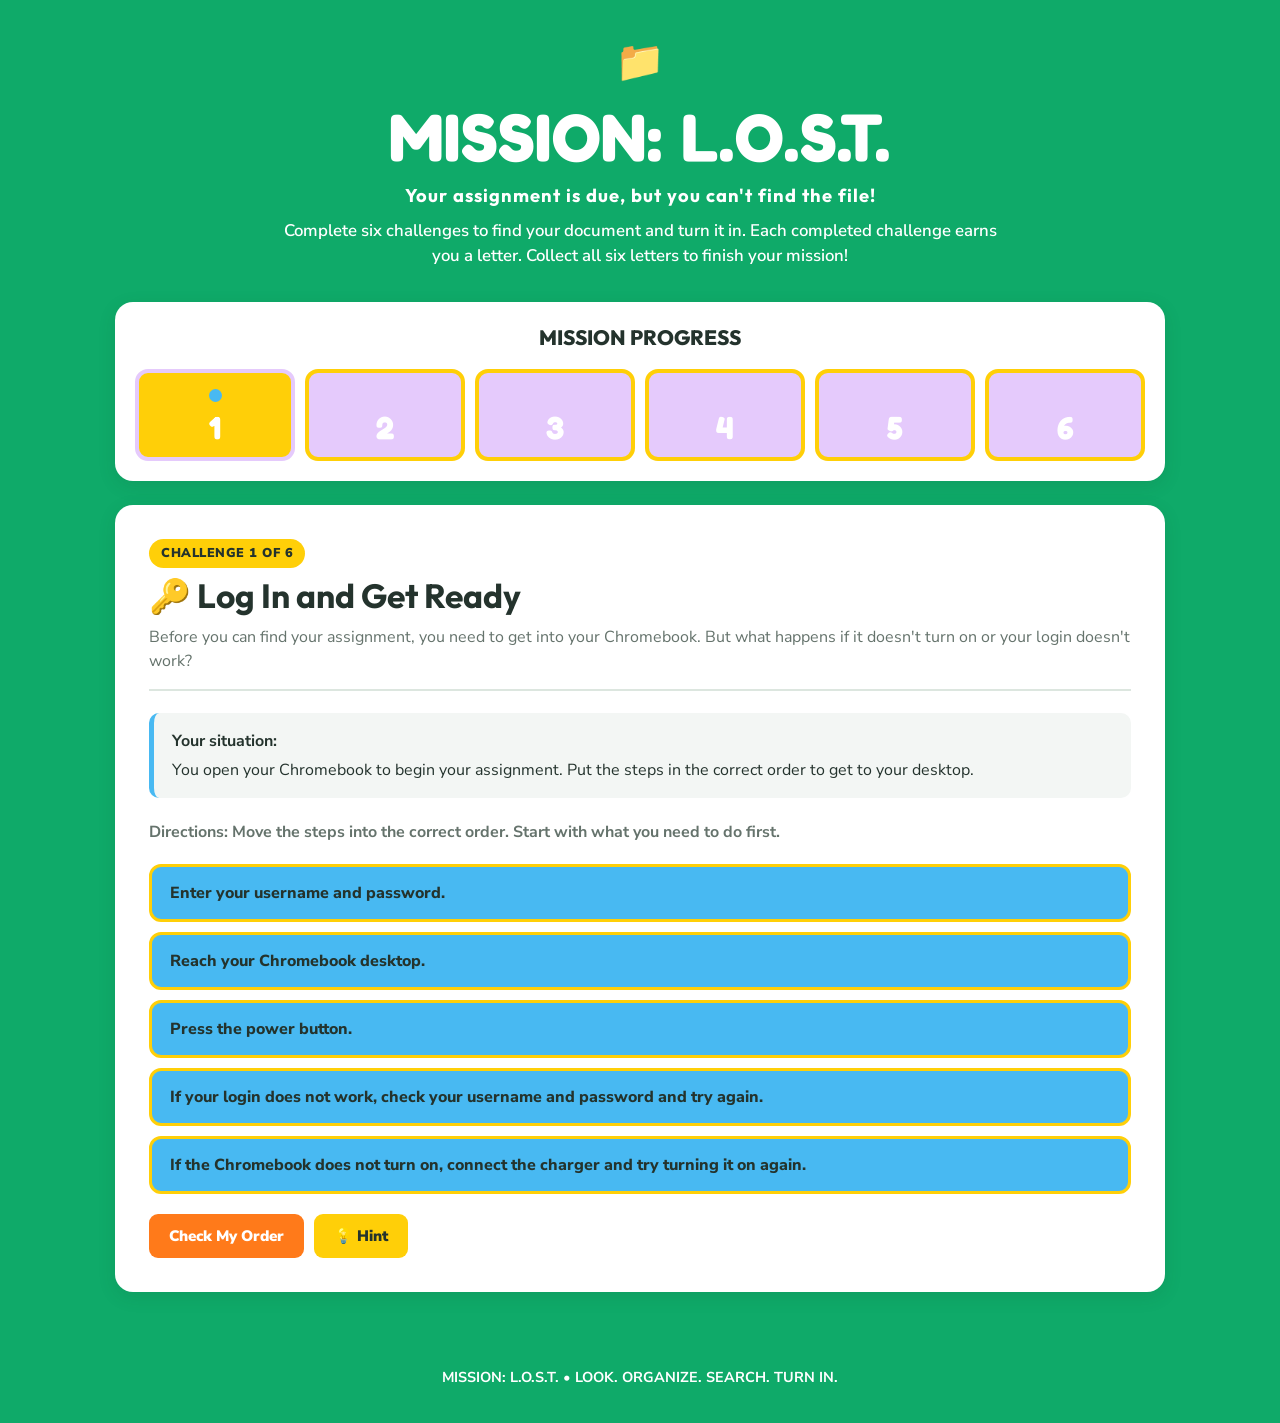
<file: index.html>
<!DOCTYPE html>
<html lang="en">

<head>
  <meta charset="UTF-8">

  <!-- Helps the page fit properly on phones and tablets. -->
  <meta name="viewport" content="width=device-width, initial-scale=1.0">

  <title>MISSION: L.O.S.T.</title>

  <!-- Google Fonts: Bungee for the main title, Fredoka for headings,
       and Nunito for directions and activity text. -->
  <link rel="preconnect" href="https://fonts.googleapis.com">
  <link rel="preconnect" href="https://fonts.gstatic.com" crossorigin>

<link href="https://fonts.googleapis.com/css2?family=Fredoka:wght@400;500;600;700&family=Nunito+Sans:wght@400;600;700;800;900&family=Outfit:wght@400;500;600;700;800&display=swap" rel="stylesheet">
  <!-- Connects this HTML file to the separate design file. -->
  <link rel="stylesheet" href="style.css">
</head>

<body>

  <div class="page">

    <!-- =========================================
         PAGE HEADER
         The title and story introduction.
    ========================================== -->

    <header class="page-header">
      <div class="header-icon">📁</div>

      <h1>MISSION: L.O.S.T.</h1>

      <p class="subtitle">
        Your assignment is due, but you can't find the file!
      </p>

      <p class="story-intro">
        Complete six challenges to find your document and turn it in.
        Each completed challenge earns you a letter. Collect all six letters
        to finish your mission!
      </p>
    </header>


    <!-- =========================================
         PROGRESS TRACKER
         Each puzzle awards one letter.
         JavaScript will update the letters as students
         complete each challenge.
    ========================================== -->

<section class="progress-container">
  <div class="progress-heading">
    <h2>MISSION PROGRESS</h2>
  </div>

  <div class="progress-tracker">

    <!-- Puzzle 1 -->
    <div class="progress-step active" id="progress1">
      <div class="progress-indicator" id="indicator1">
        <span class="active-dot"></span>
      </div>
      <span class="step-letter" id="letter1">1</span>
    </div>

    <!-- Puzzle 2 -->
    <div class="progress-step" id="progress2">
      <div class="progress-indicator" id="indicator2"></div>
      <span class="step-letter" id="letter2">2</span>
    </div>

    <!-- Puzzle 3 -->
    <div class="progress-step" id="progress3">
      <div class="progress-indicator" id="indicator3"></div>
      <span class="step-letter" id="letter3">3</span>
    </div>

    <!-- Puzzle 4 -->
    <div class="progress-step" id="progress4">
      <div class="progress-indicator" id="indicator4"></div>
      <span class="step-letter" id="letter4">4</span>
    </div>

    <!-- Puzzle 5 -->
    <div class="progress-step" id="progress5">
      <div class="progress-indicator" id="indicator5"></div>
      <span class="step-letter" id="letter5">5</span>
    </div>

    <!-- Puzzle 6 -->
    <div class="progress-step" id="progress6">
      <div class="progress-indicator" id="indicator6"></div>
      <span class="step-letter" id="letter6">6</span>
    </div>

  </div>
</section>



    <!-- =========================================
         MAIN PUZZLE CARD
         All six puzzles live inside this card.
         Only Puzzle 1 is visible at the beginning.
    ========================================== -->

    <main class="puzzle-card">


      <!-- =======================================
           PUZZLE 1: LOG IN AND GET READY
           Students arrange the Chromebook login
           steps in the correct order.
      ======================================== -->

      <section class="puzzle" id="puzzle1">

        <div class="puzzle-heading">
          <span class="level">CHALLENGE 1 OF 6</span>

          <h2>🔑 Log In and Get Ready</h2>

          <p>
            Before you can find your assignment, you need to get into your
            Chromebook. But what happens if it doesn't turn on or your login
            doesn't work?
          </p>
        </div>

        <div class="scenario-box">
          <strong>Your situation:</strong>
          <p>
            You open your Chromebook to begin your assignment.
            Put the steps in the correct order to get to your desktop.
          </p>
        </div>

        <div class="activity-area">

          <p class="instructions">
            <strong>Directions:</strong> Move the steps into the correct order.
            Start with what you need to do first.
          </p>

          <!-- JavaScript will let students rearrange these list items. -->
          <ol class="step-list" id="stepList">

            <li draggable="true" data-step="3">
              Enter your username and password.
            </li>

            <li draggable="true" data-step="5">
              Reach your Chromebook desktop.
            </li>

            <li draggable="true" data-step="1">
              Press the power button.
            </li>

            <li draggable="true" data-step="4">
              If your login does not work, check your username and password
              and try again.
            </li>

            <li draggable="true" data-step="2">
              If the Chromebook does not turn on, connect the charger
              and try turning it on again.
            </li>

          </ol>

          <div class="button-area">
            <button type="button" id="checkAnswer">
              Check My Order
            </button>

            <button type="button" class="hint-button" id="hintButton">
              💡 Hint
            </button>
          </div>

          <div class="feedback" id="feedback" aria-live="polite"></div>
          <div class="hint-message" id="hintMessage"></div>

          <button type="button" class="next-button" id="nextPuzzle" hidden>
            Collect Letter A and Continue →
          </button>

        </div>
      </section>


      <!-- =======================================
           PUZZLE 2: WHAT SHOULD YOU DO?
           Students build a flowchart to troubleshoot
           a slow or frozen Chromebook page.
      ======================================== -->

      <section class="puzzle" id="puzzle2" hidden>

        <div class="puzzle-heading">
          <span class="level">CHALLENGE 2 OF 6</span>

          <h2>🛠️ What Should You Do?</h2>

          <p>
            Your Chromebook is on, but a webpage is taking forever to load.
            You need a plan for deciding what to do next.
          </p>
        </div>

        <div class="scenario-box">
          <strong>Your situation:</strong>
          <p>
            Build a flowchart that helps someone troubleshoot a webpage
            that is not loading.
          </p>
        </div>

        <div class="vocabulary-note">
          <strong>Quick review:</strong>
          A <strong>flowchart</strong> shows the steps in a process.
          A <strong>decision</strong> asks a question, usually with
          YES or NO paths.
        </div>

        <div class="flowchart-activity">

          <!-- Students choose shapes from this palette. -->
          <div class="shape-palette">
            <h3>Flowchart Pieces</h3>

            <p class="small-instructions">
              Move the correct pieces into the flowchart.
            </p>

            <div class="draggable-pieces">

              <div class="flow-piece start-piece"
                   draggable="true"
                   data-piece="start">
                START
              </div>

              <div class="flow-piece process-piece"
                   draggable="true"
                   data-piece="refresh">
                Refresh the webpage.
              </div>

              <div class="flow-piece decision-piece"
                   draggable="true"
                   data-piece="loaded">
                Did the page load?
              </div>

              <div class="flow-piece process-piece"
                   draggable="true"
                   data-piece="check">
                Check your internet connection.
              </div>

              <div class="flow-piece end-piece"
                   draggable="true"
                   data-piece="finish">
                END
              </div>

            </div>
          </div>


          <!-- Students place the shapes into these slots. -->
          <div class="flowchart-workspace">

            <h3>Build Your Flowchart</h3>

            <div class="flow-column">

              <div class="flow-slot" data-answer="start">
                Drop START here
              </div>

              <div class="arrow">↓</div>

              <div class="flow-slot" data-answer="refresh">
                Drop a process here
              </div>

              <div class="arrow">↓</div>

              <div class="flow-slot decision-slot" data-answer="loaded">
                Drop a decision here
              </div>

            </div>

            <!-- YES and NO branches appear after the decision
                 shape is correctly placed. -->
            <div class="branch-area" id="decisionBranches" hidden>

              <div class="branch">
                <h4>YES</h4>

                <div class="flow-slot" data-answer="finish">
                  Drop END here
                </div>
              </div>

              <div class="branch">
                <h4>NO</h4>

                <div class="flow-slot" data-answer="check">
                  Drop a process here
                </div>

                <div class="arrow">↓</div>

                <p class="branch-note">
                  Then try refreshing the page again.
                </p>
              </div>

            </div>

            <p class="merge-note">
              A good troubleshooting plan helps you decide what to try next.
            </p>

          </div>
        </div>

        <div class="button-area">
          <button type="button" id="checkFlowchart">
            Check My Flowchart
          </button>

          <button type="button" class="hint-button" id="hintFlowchart">
            💡 Hint
          </button>
        </div>

        <div class="feedback" id="flowFeedback" aria-live="polite"></div>
        <div class="hint-message" id="flowHint"></div>

        <button type="button" class="next-button" id="nextPuzzle3" hidden>
          Collect Letter T and Continue →
        </button>

      </section>


      <!-- =======================================
           PUZZLE 3: WHERE DID IT GO?
           Students learn the difference between
           Google Drive, Downloads, and the Files app.
      ======================================== -->

      <section class="puzzle" id="puzzle3" hidden>

        <div class="puzzle-heading">
          <span class="level">CHALLENGE 3 OF 6</span>

          <h2>📂 Where Did It Go?</h2>

          <p>
            You created your assignment, but now you need to figure out
            where it is stored. The trick is knowing which place to check!
          </p>
        </div>

        <div class="scenario-box">
          <strong>Your situation:</strong>
          <p>
            A classmate is looking for a document on a Chromebook.
            Help identify where each file belongs.
          </p>
        </div>

        <!-- These three explanations clarify the different roles
             of Drive, Downloads, and the Files app. -->
        <div class="location-guide">

          <div class="location-card">
            <div class="location-icon">☁️</div>
            <h3>Google Drive</h3>
            <p>
              Online storage connected to your Google account.
              Your Google Docs files are usually saved here.
            </p>
          </div>

          <div class="location-card">
            <div class="location-icon">⬇️</div>
            <h3>Downloads</h3>
            <p>
              A folder on your Chromebook that holds files
              you downloaded to the device.
            </p>
          </div>

          <div class="location-card">
            <div class="location-icon">📁</div>
            <h3>Files App</h3>
            <p>
              The Chromebook app you use to browse locations
              such as Downloads and Google Drive.
            </p>
          </div>

        </div>

        <div class="activity-area">

          <h3>Where Would You Look?</h3>

          <p class="instructions">
            Read each situation and choose the best answer.
          </p>

          <!-- JavaScript will create the questions and choices here. -->
          <div class="location-questions" id="locationQuestions">

            <div class="location-question" data-question="0">
              <p>
                <strong>1.</strong> You created a Google Doc while signed
                into your school Google account. Where is it usually saved?
              </p>

              <div class="choice-list">
                <button type="button" class="location-choice" data-choice="0">
                  Downloads
                </button>

                <button type="button" class="location-choice" data-choice="1">
                  Google Drive
                </button>

                <button type="button" class="location-choice" data-choice="2">
                  The Recycle Bin
                </button>
              </div>

              <div class="question-feedback" aria-live="polite"></div>
            </div>

            <div class="location-question" data-question="1">
              <p>
                <strong>2.</strong> You downloaded a PDF from a website.
                Where should you look for it on your Chromebook?
              </p>

              <div class="choice-list">
                <button type="button" class="location-choice" data-choice="0">
                  Downloads
                </button>

                <button type="button" class="location-choice" data-choice="1">
                  Google Classroom
                </button>

                <button type="button" class="location-choice" data-choice="2">
                  The desktop wallpaper
                </button>
              </div>

              <div class="question-feedback" aria-live="polite"></div>
            </div>

            <div class="location-question" data-question="2">
              <p>
                <strong>3.</strong> You want to browse both your downloaded
                files and your Google Drive files on a Chromebook.
                Which app can you use?
              </p>

              <div class="choice-list">
                <button type="button" class="location-choice" data-choice="0">
                  Calculator
                </button>

                <button type="button" class="location-choice" data-choice="1">
                  Files
                </button>

                <button type="button" class="location-choice" data-choice="2">
                  Camera
                </button>
              </div>

              <div class="question-feedback" aria-live="polite"></div>
            </div>

          </div>

          <div class="button-area">
            <button type="button" id="checkLocations">
              Check My Answers
            </button>
          </div>

          <div class="feedback" id="locationFeedback" aria-live="polite"></div>

          <button type="button" class="next-button" id="nextPuzzle4" hidden>
            Collect Letter T and Continue →
          </button>

        </div>
      </section>


      <!-- =======================================
           PUZZLE 4: NAME THAT FILE!
           Students improve an unclear filename.
      ======================================== -->

      <section class="puzzle" id="puzzle4" hidden>

        <div class="puzzle-heading">
          <span class="level">CHALLENGE 4 OF 6</span>

          <h2>✏️ Name That File!</h2>

          <p>
            You found several documents, but some have names that don't
            tell you anything about their contents. It's time to give
            your assignment a useful name!
          </p>
        </div>

        <div class="scenario-box">
          <strong>Your situation:</strong>
          <p>
            You created a Google Doc for your science assignment.
            Its current name is "Untitled document." Choose a better name
            so you can recognize it later.
          </p>
        </div>

        <div class="file-example">

          <div class="file-icon">📄</div>

          <div class="file-details">
            <span class="file-label">CURRENT FILE NAME</span>
            <strong>Untitled document</strong>
          </div>

        </div>

        <div class="naming-tip">
          <strong>Helpful tip:</strong>
          A useful filename tells you what the file is about.
          Try including the class or subject and the topic.
        </div>

        <div class="activity-area">

          <h3>Choose a Better Name</h3>

          <p class="instructions">
            Which filename would make this assignment easiest to find later?
          </p>

          <div class="filename-choices" id="filenameChoices">

            <button type="button" class="filename-choice" data-choice="0">
              Untitled document
            </button>

            <button type="button" class="filename-choice" data-choice="1">
              My Work
            </button>

            <button type="button" class="filename-choice" data-choice="2">
              Science Ecosystems Research
            </button>

            <button type="button" class="filename-choice" data-choice="3">
              Document 7
            </button>

          </div>

          <div class="feedback" id="filenameFeedback" aria-live="polite"></div>

          <button type="button" class="next-button" id="nextPuzzle5" hidden>
            Collect Letter A and Continue →
          </button>

        </div>
      </section>


      <!-- =======================================
           PUZZLE 5: SEARCH AND FIND
           Students use keywords to find the correct
           document in a simulated Google Drive list.
      ======================================== -->

      <section class="puzzle" id="puzzle5" hidden>

        <div class="puzzle-heading">
          <span class="level">CHALLENGE 5 OF 6</span>

          <h2>🔎 Search and Find</h2>

          <p>
            You gave your assignment a useful name. Now you need to find it
            among all the other files in your Google Drive.
          </p>
        </div>

        <div class="scenario-box">
          <strong>Your situation:</strong>
          <p>
            Your missing assignment is called
            <strong>Science Ecosystems Research</strong>.
            Use the search bar to find the correct file.
          </p>
        </div>

        <div class="drive-simulation">

          <div class="drive-header">
            <div class="drive-logo">☁️</div>
            <h3>My Drive</h3>
          </div>

          <!-- This is a simulated search box.
               It does not connect to an actual Google account. -->
          <div class="drive-search">
            <label for="driveSearch">Search files</label>

            <div class="search-row">
              <input
                type="text"
                id="driveSearch"
                placeholder="Type a word from the filename..."
                autocomplete="off"
              >

              <button type="button" id="searchDrive">
                Search
              </button>
            </div>
          </div>

          <div class="drive-file-list" id="driveFileList">

            <!-- JavaScript will display the matching files here. -->
            <div class="drive-file" data-filename="Untitled document">
              <span class="drive-file-icon">📄</span>
              <span>Untitled document</span>
            </div>

            <div class="drive-file" data-filename="Math Fractions Practice">
              <span class="drive-file-icon">📄</span>
              <span>Math Fractions Practice</span>
            </div>

            <div class="drive-file" data-filename="Science Ecosystems Research">
              <span class="drive-file-icon">📄</span>
              <span>Science Ecosystems Research</span>
            </div>

            <div class="drive-file" data-filename="My Work">
              <span class="drive-file-icon">📄</span>
              <span>My Work</span>
            </div>

            <div class="drive-file" data-filename="History Notes">
              <span class="drive-file-icon">📄</span>
              <span>History Notes</span>
            </div>

            <div class="drive-file" data-filename="Document 7">
              <span class="drive-file-icon">📄</span>
              <span>Document 7</span>
            </div>

          </div>

          <p class="search-status" id="searchStatus" aria-live="polite">
            Search for your assignment.
          </p>

        </div>

        <div class="feedback" id="searchFeedback" aria-live="polite"></div>

        <button type="button" class="next-button" id="nextPuzzle6" hidden>
          Collect Letter C and Continue →
        </button>

      </section>


      <!-- =======================================
           PUZZLE 6: ATTACH!
           Students use a simulated Google Classroom
           assignment page to attach and submit a file.
      ======================================== -->

      <section class="puzzle" id="puzzle6" hidden>

        <div class="puzzle-heading">
          <span class="level">CHALLENGE 6 OF 6</span>

          <h2>📎 ATTACH!</h2>

          <p>
            You found your assignment! Now you need to attach the correct
            document to your Google Classroom assignment and turn it in.
          </p>
        </div>

        <div class="scenario-box">
          <strong>Your final task:</strong>
          <p>
            Attach <strong>Science Ecosystems Research</strong> to the
            assignment below. Then submit your work!
          </p>
        </div>

        <!-- This section imitates a Classroom assignment.
             It is a practice simulation, not a real Google Classroom page. -->
        <div class="classroom-simulation">

          <div class="classroom-topbar">
            <span class="classroom-logo">📚</span>
            <span>Classroom Practice</span>
            <span class="simulation-label">SIMULATION</span>
          </div>

          <div class="classroom-assignment">

            <span class="classroom-class">SCIENCE CLASS</span>

            <h3>Ecosystems Research Assignment</h3>

            <p class="assignment-due">
              Due: Friday
            </p>

            <div class="assignment-instructions">
              <strong>Assignment Instructions</strong>
              <p>
                Complete your research about an ecosystem. Attach your
                finished document below and turn in your assignment.
              </p>
            </div>

            <div class="your-work">

              <h4>Your work</h4>

              <div class="attachment-area" id="attachmentArea">

                <div class="no-attachment" id="noAttachment">
                  <span class="attachment-icon">📎</span>
                  <p>No file attached yet.</p>
                </div>

                <!-- JavaScript will show the selected file here. -->
                <div class="attached-file" id="attachedFile" hidden>
                  <span class="attached-file-icon">📄</span>

                  <div>
                    <strong id="attachedFileName"></strong>
                    <span class="attached-file-status">Attached</span>
                  </div>

                  <button type="button" id="removeAttachment"
                          aria-label="Remove attached file">
                    ✕
                  </button>
                </div>

              </div>

              <div class="attachment-actions">
                <button type="button" id="addFileButton">
                  + Add or Create
                </button>
              </div>

              <!-- The file picker is a simulated Drive file list. -->
              <div class="file-picker" id="filePicker" hidden>

                <div class="file-picker-heading">
                  <h4>Select a file</h4>
                  <button type="button" id="closeFilePicker"
                          aria-label="Close file picker">
                    ✕
                  </button>
                </div>

                <p>Google Drive</p>

                <div class="picker-file-list">

                  <button type="button" class="picker-file"
                          data-file="Untitled document">
                    <span>📄</span>
                    Untitled document
                  </button>

                  <button type="button" class="picker-file"
                          data-file="Math Fractions Practice">
                    <span>📄</span>
                    Math Fractions Practice
                  </button>

                  <button type="button" class="picker-file"
                          data-file="Science Ecosystems Research">
                    <span>📄</span>
                    Science Ecosystems Research
                  </button>

                  <button type="button" class="picker-file"
                          data-file="History Notes">
                    <span>📄</span>
                    History Notes
                  </button>

                </div>

                <button type="button" id="insertFile" disabled>
                  Insert
                </button>

              </div>

              <button type="button" class="turn-in-button" id="turnInButton"
                      disabled>
                Turn In
              </button>

              <div class="feedback" id="submissionFeedback"
                   aria-live="polite"></div>

            </div>
          </div>
        </div>

        <!-- Final completion screen appears after successful submission. -->
        <div class="mission-complete" id="missionComplete" hidden>

          <div class="completion-icon">🎉</div>

          <h2>MISSION COMPLETE!</h2>

          <p>
            You found your assignment, attached the correct file,
            and turned it in!
          </p>

          <div class="final-secret-word">
            <span>Your secret word:</span>
            <strong>ATTACH</strong>
          </div>

          <p class="completion-message">
            You also practiced real technology skills:
            organizing information, using search, troubleshooting,
            and submitting a file.
          </p>

          <p class="completion-tagline">
            Operation: Algorithm — SUCCESS!
          </p>

        </div>

      </section>

    </main>


    <!-- =========================================
         FOOTER
    ========================================== -->

    <footer class="puzzle-footer">
      <p>MISSION: L.O.S.T. • LOOK. ORGANIZE. SEARCH. TURN IN.</p>
    </footer>

  </div>


  <!-- Connects this page to the JavaScript interaction file.
       The defer attribute waits until the HTML has been read
       before running the script. -->
  <script src="script.js" defer></script>

</body>
</html>
</file>
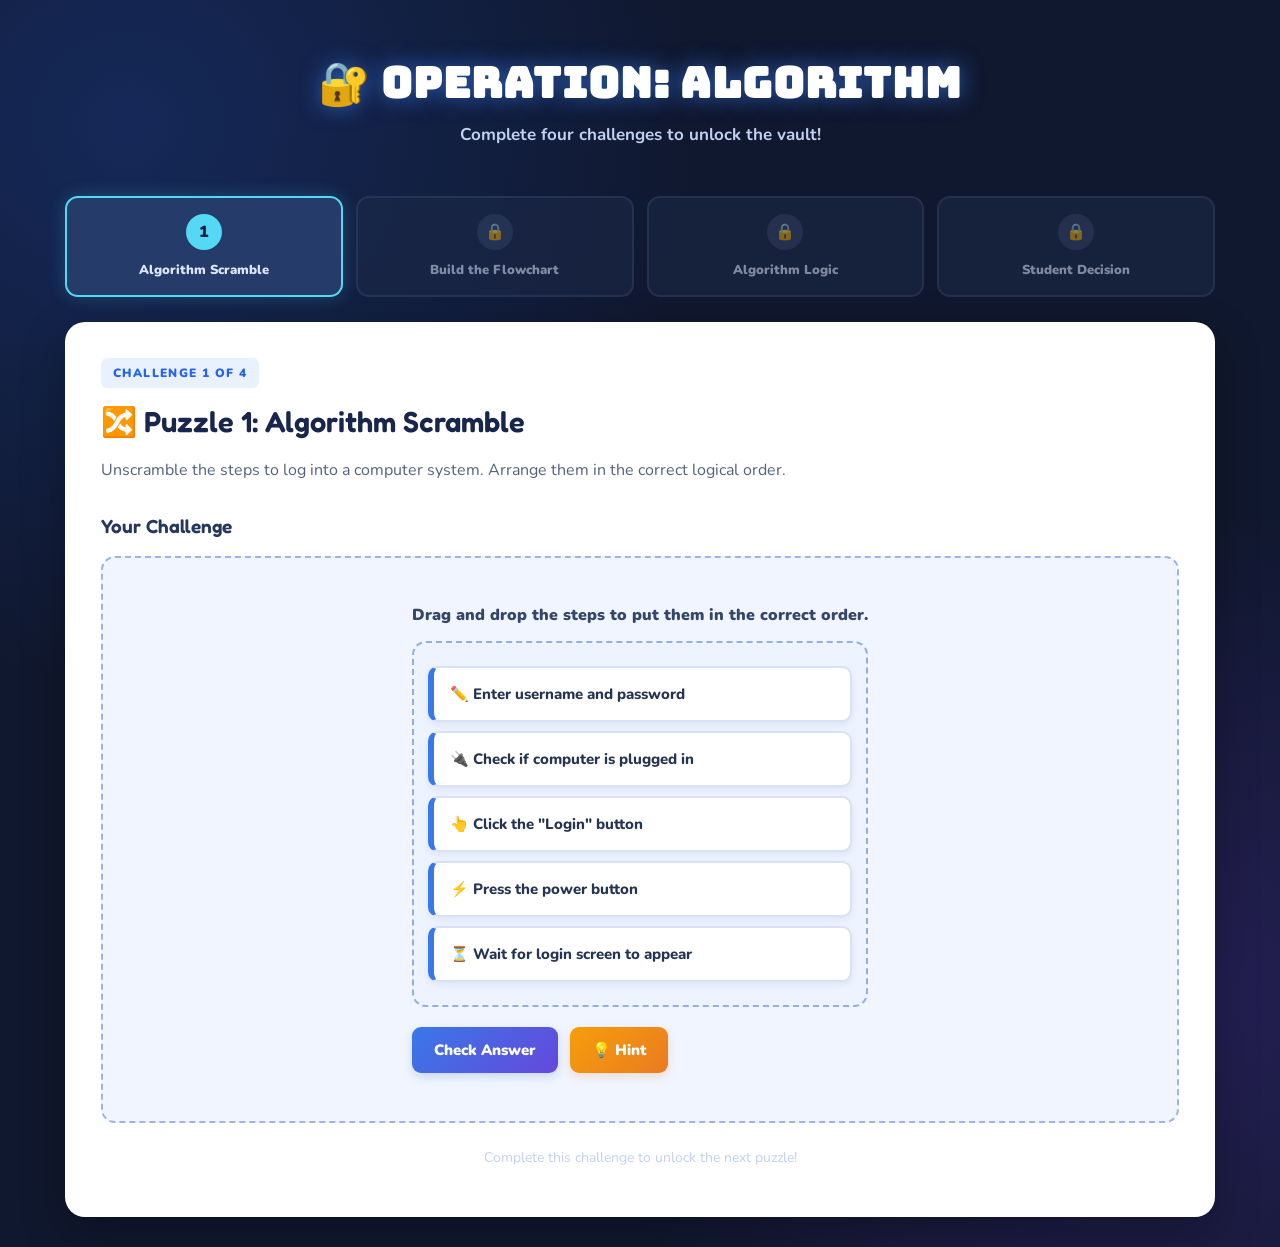
<file: src/index.html>
<!DOCTYPE html>
<html lang="en">
  <head>
    <meta charset="UTF-8">
    <link rel="stylesheet" href="./style.css">
    <meta name="viewport" content="width=device-width, initial-scale=1.0">
    <title>Operation: Algorithm</title>
  </head>
  <body>
<link href="https://fonts.googleapis.com/css2?family=Bungee&family=Fredoka:wght@500;600;700&family=Nunito:wght@400;600;700;800;900&display=swap" rel="stylesheet">    
  
<div class="page">

  <header class="page-header">
    <h1>🔐 Operation: Algorithm</h1>
    <p>Complete four challenges to unlock the vault!</p>
  </header>

  <!-- PROGRESS TRACKER -->

  <nav class="progress-tracker">
  <div id="progress1" class="progress-step active">
    <span>1</span><p>Algorithm Scramble</p>
  </div>
  <div id="progress2" class="progress-step locked">
    <span>🔒</span><p>Build the Flowchart</p>
  </div>
  <div id="progress3" class="progress-step locked">
    <span>🔒</span><p>Algorithm Logic</p>
  </div>
  <div id="progress4" class="progress-step locked">
    <span>🔒</span><p>Student Decision</p>
  </div>
</nav>


  <!-- ACTIVE PUZZLE -->

  <main class="puzzle-card">

    <section id="puzzle1">
    <div class="puzzle-heading">
      <span class="level">CHALLENGE 1 OF 4</span>
      <h2>🔀 Puzzle 1: Algorithm Scramble</h2>
      <p>
        Unscramble the steps to log into a computer system.
        Arrange them in the correct logical order.
      </p>
    </div>

    <div class="activity-area">

      <h3>Your Challenge</h3>

      <div class="placeholder">
        
<div class="scramble-activity">

  <p class="instructions">
    Drag and drop the steps to put them in the correct order.
  </p>

  <ol id="stepList" class="step-list">

    <li draggable="true" data-step="4">
      ✏️ Enter username and password
    </li>

    <li draggable="true" data-step="1">
      🔌 Check if computer is plugged in
    </li>

    <li draggable="true" data-step="5">
      👆 Click the "Login" button
    </li>

    <li draggable="true" data-step="2">
      ⚡ Press the power button
    </li>

    <li draggable="true" data-step="3">
      ⏳ Wait for login screen to appear
    </li>

  </ol>

  <div class="button-area">

    <button id="checkAnswer">Check Answer</button>

    <button id="hintButton" class="hint-button">
      💡 Hint
    </button>

    <button id="nextPuzzle" class="next-button" hidden>
  Next Puzzle →
</button>

  </div>

  <div id="feedback" class="feedback"></div>

  <div id="hintMessage" class="hint-message"></div>

</div>

      </div>

    </div>

    <div class="puzzle-footer">
      <p>Complete this challenge to unlock the next puzzle!</p>
    </div>
    </section>
    
<!-- PUZZLE 2 -->
<section id="puzzle2" class="puzzle-section" hidden>

  <div class="puzzle-heading">
  <span class="level">CHALLENGE 2 OF 4</span>
  <h2>📚 Puzzle 2: Build the Flowchart</h2>
  <p>
    You arrive at school and need to get your materials for the morning classes. What is the correct sequence of steps you need to tkae to unlock your locker and get ready for the day.
  </p>
</div>

<div class="flowchart-activity">

  <div class="shape-palette">
    <h3>Available Shapes</h3>
    <p>Drag each piece into the flowchart.</p>

    <div class="draggable-pieces">

  <div class="flow-piece start-piece" draggable="true" data-piece="start">
    START
  </div>

  <div class="flow-piece process-piece" draggable="true" data-piece="locker">
    Go to your locker
  </div>

  <div class="flow-piece process-piece" draggable="true" data-piece="combination">
    Enter your combination
  </div>

  <div class="flow-piece decision-piece" draggable="true" data-piece="decision">
    Does the locker open?
  </div>

  <div class="flow-piece process-piece" draggable="true" data-piece="materials">
    Get materials for morning classes
  </div>

  <div class="flow-piece process-piece" draggable="true" data-piece="secure">
    Close locker and secure lock
  </div>

  <div class="flow-piece process-piece" draggable="true" data-piece="retry">
    Check combination and try again
  </div>

  <div class="flow-piece end-piece" draggable="true" data-piece="end">
    END
  </div>

</div>
  </div>

  <div class="flowchart-workspace">
  <h3>Flowchart Diagram</h3>
  <p>Drag the shapes into the correct places.</p>

  <div class="flow-column">

    <div class="flow-slot" data-answer="start"></div>
    <div class="arrow">↓</div>

    <div class="flow-slot" data-answer="locker"></div>
    <div class="arrow">↓</div>

    <div class="flow-slot" data-answer="combination"></div>
    <div class="arrow">↓</div>

    <div class="flow-slot decision-slot" data-answer="decision"></div>

  </div>

  <!-- Branches appear after the decision is placed -->
  <div id="decisionBranches" hidden>

    <div class="branch-area">

      <div class="branch">
        <h4>YES</h4>
        <div class="arrow">↓</div>
        <div class="flow-slot" data-answer="materials"></div>
        <div class="arrow">↓</div>
        <div class="flow-slot" data-answer="secure"></div>
      </div>

      <div class="branch">
        <h4>NO</h4>
        <div class="arrow">↓</div>
        <div class="flow-slot" data-answer="retry"></div>
        <div class="arrow">↶</div>
        <p>Return to Enter your combination</p>
      </div>

    </div>

    <p class="merge-note">After securing your locker, follow the path to END.</p>

    <div class="arrow">↓</div>
    <div class="flow-slot end-slot" data-answer="end"></div>

  </div>
</div>
</div>

<div class="button-area">
  <button id="checkFlowchart">Check Answer</button>
  <button id="hintFlowchart" class="hint-button">💡 Hint</button>
  <button id="nextPuzzle3" class="next-button" hidden>
    Next Puzzle →
  </button>
</div>

<div id="flowFeedback" class="feedback"></div>
<div id="flowHint" class="hint-message"></div>

</section>

<!-- PUZZLE 3 -->
    
<section id="puzzle3" class="puzzle-section" hidden>

  <div class="puzzle-heading">
    <span class="level">CHALLENGE 3 OF 4</span>
    <h2>🧠 Puzzle 3: Find the Largest Number</h2>

    <p>
      Looking at a short list of numbers, you might quickly spot the largest
      number. But what if a computer had to search through hundreds, thousands,
      or even millions of numbers?
    </p>

    <p>
      A computer needs step-by-step instructions to solve this problem.
      In this challenge, you'll build an algorithm that checks each number,
      keeps track of the largest one, and reports the answer when it reaches
      the end of the list.
    </p>
  </div>


<div class="flowchart-activity">

  <div class="shape-palette">
    <h3>Available Steps</h3>
    <p>Drag each piece into the flowchart.</p>

    <div class="draggable-pieces" id="pieces3">
      <div class="flow-piece start-piece" draggable="true" data-piece="start3">START</div>
      <div class="flow-piece process-piece" draggable="true" data-piece="initialize">Set the largest number to the first number in the list.</div>
      <div class="flow-piece process-piece" draggable="true" data-piece="next">Look at the next number in the list.</div>
      <div class="flow-piece decision-piece" draggable="true" data-piece="compare">Is this number larger than the current largest number?</div>
      <div class="flow-piece process-piece" draggable="true" data-piece="update">Update the largest number.</div>
      <div class="flow-piece decision-piece" draggable="true" data-piece="more">Are there more numbers to check?</div>
      <div class="flow-piece process-piece" draggable="true" data-piece="report">Report the largest number.</div>
      <div class="flow-piece end-piece" draggable="true" data-piece="end3">END</div>
    </div>
  </div>

  <div class="flowchart-workspace">
    <h3>Build the Algorithm</h3>
    <p>Your challenge: Arrange the steps to show how a computer finds the largest number.</p>

    <div class="flow-column">
      <div class="flow-slot" data-answer="start3"></div>
      <div class="arrow">↓</div>
      <div class="flow-slot" data-answer="initialize"></div>
      <div class="arrow">↓</div>
      <div class="flow-slot" data-answer="next"></div>
      <div class="arrow">↓</div>
      <div class="flow-slot decision-slot" data-answer="compare"></div>
    </div>

    <div id="compareBranches" hidden>
      <div class="branch-area">
        <div class="branch">
          <h4>YES</h4>
          <div class="arrow">↓</div>
          <div class="flow-slot" data-answer="update"></div>
        </div>

        <div class="branch">
          <h4>NO</h4>
          <div class="arrow">↓</div>
          <p>Keep the current largest number</p>
        </div>
      </div>

      <div class="arrow">↓</div>

      <div class="flow-column">
        <div class="flow-slot decision-slot" data-answer="more"></div>
      </div>

      <div id="moreBranches" hidden>
        <div class="branch-area">
          <div class="branch">
            <h4>YES</h4>
            <div class="arrow">↶</div>
            <p>Return to Look at the next number</p>
          </div>

          <div class="branch">
            <h4>NO</h4>
            <div class="arrow">↓</div>
            <div class="flow-slot" data-answer="report"></div>
            <div class="arrow">↓</div>
            <div class="flow-slot end-slot" data-answer="end3"></div>
          </div>
        </div>
      </div>
    </div>
  </div>

</div>

  
<div class="button-area">
  <button id="checkPuzzle3">Check Answer</button>
  <button id="hintPuzzle3" class="hint-button">💡 Hint</button>
  <button id="nextPuzzle4" class="next-button" hidden>Final Challenge →</button>
</div>

<div id="puzzle3Feedback" class="feedback"></div>
<div id="puzzle3Hint" class="hint-message"></div>
</section>

<!-- PUZZLE 4 -->

<section id="puzzle4" class="puzzle-section" hidden>

  <div class="puzzle-heading">
    <span class="level">FINAL CHALLENGE • PUZZLE 4</span>
<h2>🐞 Algorithm Debugger: Moana Ticket Booth</h2>
<p>
  Your school is putting on the play <em>Moana</em>, and families can order
  tickets through an online ticket system. The system is supposed to make
  ordering tickets easy, but something isn't working right!
  In each round, read the situation and study the algorithm.
  Can you figure out the problem and choose the best fix?
</p>
  </div>

  <div class="debugger-activity">

    <div class="debugger-progress">
      <span id="debugRound">ROUND 1 OF 4</span>
      <span id="debugScore">0 correct</span>
    </div>

    <h3 id="debugTitle">Check the Inventory</h3>
    <p id="debugScenario"></p>

    <div class="algorithm-box">
      <h4>THE ALGORITHM</h4>
      <ol id="debugSteps"></ol>
    </div>

    <h3 id="debugQuestion">What is the problem?</h3>

    <div id="debugChoices" class="debug-choices"></div>

    <div id="debugFeedback" class="feedback"></div>

    <div class="button-area">
      <button id="checkDebugAnswer">Check Answer</button>
      <button id="nextDebugRound" class="next-button" hidden>Next Round →</button>
    </div>

  </div>

  <div id="vaultComplete" hidden>
    <h2>🔓 Mission Accomplished!</h2>
    <p>🎉 Congratulations! Mission Complete!</p>
      <p>You completed all four challenges in <strong>Operation: Algorithm!</strong></p>
      <p>You used <strong>sequencing</strong>, <strong>decisions/strong>, <strong>loops/strong>, and <strong>debugging/strong> to solve problems—skills that computer scientists use every day.</p>
      <p>But these skills aren't just for computers! People use them to plan events, follow recipes, organize schedules, solve problems, and figure out what to do when things don't go as planned.</p>
      <p>The big takeaway: <strong></strong>No matter what you do in the future, knowing how to break down a problem, test a solution, and make improvements is a valuable skill!</strong></p>
  </div>

</section>

  </main>


</div>


    <script src="./script.js"></script>
  </body>
</html>
</file>
<file: style.css>
/* =========================================================
   MISSION: L.O.S.T.
   LOOK. ORGANIZE. SEARCH. TURN IN.

   APPROVED COLOR PALETTE
   Green:     #0FAA69
   Yellow:    #FFCF08
   Sky Blue:  #48B9F2
   Orange:    #FF7A1A
   Lavender:  #E5CAFC
   White:     #FFFFFF
   Dark Gray: #24332D

   FONTS
   Main title: Fredoka
   Headings:   Outfit
   Body text:  Nunito Sans

   This stylesheet is organized by page section and puzzle.
   ========================================================= */


/* =========================================================
   1. COLOR AND DESIGN SETTINGS
   Update these variables to change the overall design.
   ========================================================= */

:root {
  --green: #0FAA69;
  --yellow: #FFCF08;
  --blue: #48B9F2;
  --orange: #FF7A1A;
  --lavender: #E5CAFC;
  --white: #FFFFFF;

  --dark: #24332D;
  --gray: #65736C;
  --light-gray: #F3F6F4;
  --border: #DCE6DF;

  --correct: #0FAA69;
  --incorrect: #C94B32;

  --card-radius: 18px;
  --small-radius: 10px;

  --shadow: 0 5px 18px rgba(20, 65, 43, 0.12);
}


/* =========================================================
   2. BASIC PAGE STYLES
   ========================================================= */

* {
  box-sizing: border-box;
}

html {
  scroll-behavior: smooth;
}

body {
  margin: 0;
  padding: 0;
  background: var(--green);
  color: var(--dark);
  font-family: 'Nunito Sans', Arial, sans-serif;
  font-size: 16px;
  line-height: 1.5;
}

button,
input {
  font: inherit;
}

button {
  cursor: pointer;
}

/* Keep keyboard focus easy to see. */
button:focus-visible,
input:focus-visible,
[tabindex]:focus-visible {
  outline: 3px solid var(--yellow);
  outline-offset: 3px;
}

/* IMPORTANT:
   JavaScript uses the HTML hidden attribute to show and hide
   puzzles, branches, the file picker, and completion messages.
   This rule makes sure hidden elements stay hidden. */

[hidden] {
  display: none !important;
}


/* =========================================================
   3. PAGE HEADER
   ========================================================= */

.page-header {
  width: 100%;
  padding: 32px 20px 26px;
  text-align: center;
  color: var(--white);
}

.header-icon {
  margin-bottom: 8px;
  font-size: 2.5rem;
}

.page-header h1 {
  margin: 0 0 4px;
  font-family: 'Fredoka', sans-serif;
  font-size: clamp(2.5rem, 6vw, 4.2rem);
  font-weight: 700;
  line-height: 1.1;
  letter-spacing: 1px;
}

.page-header p {
  max-width: 720px;
  margin: 8px auto;
  font-size: 1.05rem;
  font-weight: 600;
}

.page-header .subtitle {
  margin-top: 8px;
  font-family: 'Outfit', sans-serif;
  font-size: 1.15rem;
  font-weight: 700;
  letter-spacing: 1px;
}

.story-intro {
  max-width: 680px;
}


/* =========================================================
   4. MAIN PAGE LAYOUT
   ========================================================= */

.page {
  width: 100%;
  margin: 0 auto;
}

.puzzle-card {
  width: min(100% - 32px, 1050px);
  margin: 0 auto 40px;
}


/* =========================================================
   5. PROGRESS TRACKER
   Six tiles that change as students complete challenges.
   ========================================================= */

.progress-container {
  width: min(100% - 32px, 1050px);
  margin: 0 auto 24px;
  padding: 20px;
  background: var(--white);
  border-radius: var(--card-radius);
  box-shadow: var(--shadow);
}

.progress-heading {
  margin-bottom: 16px;
  text-align: center;
}

.progress-heading h2 {
  margin: 0;
  font-family: 'Outfit', sans-serif;
  font-size: 1.3rem;
  font-weight: 800;
  color: var(--dark);
}

.progress-tracker {
  display: grid;
  grid-template-columns: repeat(6, 1fr);
  gap: 10px;
}

/* Each puzzle has one tracker tile. */
.progress-step {
  display: flex;
  flex-direction: column;
  align-items: center;
  justify-content: center;
  min-width: 0;
  min-height: 92px;
  padding: 8px 3px;

  background: var(--lavender);
  border: 4px solid var(--yellow);
  border-radius: 13px;

  transition: background 0.2s ease, border-color 0.2s ease;
}

/* Reserve the same space above every number or letter. */
.progress-indicator {
  display: flex;
  align-items: center;
  justify-content: center;
  width: 100%;
  height: 25px;
}

/* Blue dot identifies the active puzzle. */
.active-dot {
  display: block;
  width: 13px;
  height: 13px;
  background: var(--blue);
  border-radius: 50%;
}

/* Large puzzle numbers and revealed letters. */
.progress-step .step-letter {
  display: flex;
  align-items: center;
  justify-content: center;
  min-height: 40px;

  color: var(--white);
  font-family: 'Fredoka', sans-serif;
  font-size: 2rem;
  font-weight: 700;
  line-height: 1;
}

/* ACTIVE: yellow tile with lavender border. */
.progress-step.active {
  background: var(--yellow);
  border: 4px solid var(--lavender);
}

/* COMPLETED: blue tile with yellow border. */
.progress-step.completed {
  background: var(--blue);
  border: 4px solid var(--yellow);
}

/* Green checkmark above completed letters. */
.progress-step.completed .progress-indicator::before {
  content: "✓";
  color: var(--green);
  font-family: 'Nunito Sans', sans-serif;
  font-size: 1.5rem;
  font-weight: 900;
  line-height: 1;
}


/* =========================================================
   6. PUZZLE CARDS AND HEADINGS
   ========================================================= */

/* JavaScript controls which puzzle is visible using hidden. */
.puzzle {
  margin-bottom: 24px;
  padding: clamp(20px, 4vw, 34px);
  background: var(--white);
  border-radius: var(--card-radius);
  box-shadow: var(--shadow);
  animation: fadeIn 0.3s ease;
}

/* The active puzzle is displayed. */
.puzzle:not([hidden]) {
  display: block;
}

@keyframes fadeIn {
  from {
    opacity: 0;
    transform: translateY(8px);
  }

  to {
    opacity: 1;
    transform: translateY(0);
  }
}

.puzzle-heading {
  margin-bottom: 22px;
  padding-bottom: 16px;
  border-bottom: 2px solid var(--border);
}

.puzzle-heading .level {
  display: inline-block;
  margin-bottom: 8px;
  padding: 5px 12px;
  background: var(--yellow);
  border-radius: 20px;
  color: var(--dark);
  font-size: 0.8rem;
  font-weight: 900;
  letter-spacing: 0.5px;
  text-transform: uppercase;
}

.puzzle-heading h2 {
  margin: 0 0 6px;
  font-family: 'Outfit', sans-serif;
  font-size: clamp(1.6rem, 4vw, 2.1rem);
  font-weight: 700;
  line-height: 1.2;
}

.puzzle-heading p {
  margin: 8px 0 0;
  color: var(--gray);
  font-size: 1rem;
}

.puzzle h3,
.puzzle h4 {
  font-family: 'Outfit', sans-serif;
  font-weight: 700;
}

.puzzle h3 {
  margin-top: 24px;
  font-size: 1.25rem;
}

.puzzle p {
  margin-top: 8px;
}


/* =========================================================
   7. SCENARIOS, DIRECTIONS, AND INFORMATION BOXES
   ========================================================= */

.scenario-box,
.vocabulary-note,
.naming-tip {
  margin: 18px 0;
  padding: 16px 18px;
  background: var(--light-gray);
  border-left: 5px solid var(--blue);
  border-radius: var(--small-radius);
}

.scenario-box p,
.vocabulary-note p,
.naming-tip p {
  margin: 5px 0 0;
}

.vocabulary-note {
  border-left-color: var(--yellow);
}

.naming-tip {
  border-left-color: var(--orange);
}

.activity-area {
  margin-top: 22px;
}

.instructions,
.small-instructions {
  margin: 12px 0;
  color: var(--gray);
  font-weight: 700;
}

.small-instructions {
  font-size: 0.9rem;
}


/* =========================================================
   8. BUTTONS
   Main buttons use bold colors from the approved palette.
   ========================================================= */

button {
  padding: 11px 20px;
  border: 0;
  border-radius: 9px;
  font-family: 'Nunito Sans', sans-serif;
  font-size: 0.95rem;
  font-weight: 900;
  transition: transform 0.15s ease, filter 0.15s ease;
}

button:hover:not(:disabled) {
  filter: brightness(0.96);
  transform: translateY(-1px);
}

button:active:not(:disabled) {
  transform: translateY(0);
}

button:disabled {
  cursor: not-allowed;
  opacity: 0.45;
}

/* Arrange action buttons in a row when space allows. */
.button-area {
  display: flex;
  flex-wrap: wrap;
  gap: 10px;
  margin-top: 18px;
}

/* Orange: Check My Order. */
#checkAnswer {
  background: var(--orange);
  color: var(--white);
}

/* Blue: other check and search actions. */
#checkFlowchart,
#checkLocations,
#searchDrive,
#addFileButton,
#insertFile {
  background: var(--blue);
  color: var(--dark);
}

/* Green: final Turn In action. */
#turnInButton,
.turn-in-button {
  background: var(--green);
  color: var(--white);
}

/* Yellow: Hint buttons. */
#hintButton,
#hintFlowchart {
  background: var(--yellow);
  color: var(--dark);
}

/* Yellow: next-puzzle buttons. */
#nextPuzzle,
#nextPuzzle3,
#nextPuzzle4,
#nextPuzzle5,
#nextPuzzle6 {
  margin-top: 16px;
  background: var(--yellow);
  color: var(--dark);
}

/* Neutral buttons for closing or removing attachments. */
#closeFilePicker,
#removeAttachment {
  background: var(--light-gray);
  color: var(--dark);
  border: 1px solid var(--border);
}


/* =========================================================
   9. FEEDBACK AND HINT MESSAGES
   ========================================================= */

.feedback,
#feedback,
#flowFeedback,
#locationFeedback,
#filenameFeedback,
#searchFeedback,
#submissionFeedback {
  margin-top: 16px;
  padding: 12px 16px;
  border-radius: var(--small-radius);
  font-weight: 800;
}

.feedback:empty,
#feedback:empty,
#flowFeedback:empty,
#locationFeedback:empty,
#filenameFeedback:empty,
#searchFeedback:empty,
#submissionFeedback:empty {
  display: none;
}

/* Hints use yellow rather than an unapproved pale peach. */
.hint-message,
#flowHint,
#puzzle3Hint {
  margin-top: 14px;
  padding: 12px 16px;
  background: var(--yellow);
  border-left: 4px solid var(--orange);
  border-radius: var(--small-radius);
  color: var(--dark);
  font-weight: 700;
}

.hint-message:empty,
#flowHint:empty,
#puzzle3Hint:empty {
  display: none;
}

/* Feedback colors. */
.success {
  background: var(--light-gray);
  border-left: 5px solid var(--green);
  color: var(--dark);
}

.error {
  background: var(--light-gray);
  border-left: 5px solid var(--orange);
  color: var(--dark);
}


/* =========================================================
   10. PUZZLE 1 — LOG IN AND GET READY
   All five draggable steps use the same blue appearance.
   ========================================================= */

#stepList {
  display: flex;
  flex-direction: column;
  gap: 10px;
  margin: 20px 0;
  padding: 0;
  list-style: none;
}

/* Every draggable step is blue with a yellow border. */
#stepList li {
  position: relative;
  display: flex;
  align-items: center;
  min-height: 58px;
  padding: 14px 18px;

  background: var(--blue);
  border: 3px solid var(--yellow);
  border-radius: 12px;

  color: var(--dark);
  font-size: 1rem;
  font-weight: 800;

  cursor: grab;
  user-select: none;
  touch-action: pan-y;

  transition: transform 0.15s ease, box-shadow 0.15s ease;
}

#stepList li:active {
  cursor: grabbing;
}

#stepList li:hover {
  box-shadow: 0 3px 8px rgba(36, 51, 45, 0.15);
}

/* Selected step: orange border. */
#stepList li.selected {
  background: var(--blue);
  border: 4px solid var(--orange);
  color: var(--dark);
}

/* While dragging, make the piece slightly transparent. */
#stepList li.dragging {
  opacity: 0.45;
}

/* Correctly arranged steps receive a green border. */
#stepList li.correct-position {
  border: 3px solid var(--green);
}


/* =========================================================
   11. PUZZLE 2 — BUILD THE FLOWCHART
   All five flowchart pieces use the same blue appearance.
   ========================================================= */

.flowchart-activity {
  margin: 20px 0;
}

.shape-palette,
.flowchart-workspace {
  margin: 18px 0;
  padding: 18px;
  background: var(--light-gray);
  border-radius: 12px;
}

.shape-palette h3,
.flowchart-workspace h3 {
  margin-top: 0;
}

/* Area containing the five draggable pieces. */
.draggable-pieces {
  display: flex;
  flex-wrap: wrap;
  justify-content: center;
  gap: 12px;
  margin: 20px 0;
  padding: 16px;
  background: var(--white);
  border: 2px dashed var(--border);
  border-radius: 12px;
}

/* All flowchart pieces have identical colors. */
.flow-piece {
  display: flex;
  align-items: center;
  justify-content: center;
  min-width: 110px;
  min-height: 48px;
  padding: 10px 16px;

  background: var(--blue);
  border: 3px solid var(--yellow);
  border-radius: 10px;

  color: var(--dark);
  font-family: 'Nunito Sans', sans-serif;
  font-size: 0.95rem;
  font-weight: 900;
  text-align: center;

  cursor: grab;
  user-select: none;
  touch-action: none;

  box-shadow: 0 3px 6px rgba(36, 51, 45, 0.08);
  transition: transform 0.18s ease, box-shadow 0.18s ease;
}

.flow-piece:hover {
  transform: translateY(-2px);
  box-shadow: 0 5px 10px rgba(36, 51, 45, 0.14);
}

.flow-piece:active {
  cursor: grabbing;
}

/* Selected pieces receive an orange border. */
.flow-piece.selected {
  border: 4px solid var(--orange);
}

.flow-piece.dragging {
  opacity: 0.45;
}

/* Workspace containing the flowchart slots. */
.flowchart-workspace {
  border: 2px solid var(--border);
}

.flow-column {
  display: flex;
  flex-direction: column;
  align-items: center;
  gap: 12px;
  margin: 20px 0;
}

/* Empty destinations for the draggable pieces. */
.flow-slot {
  display: flex;
  align-items: center;
  justify-content: center;
  width: min(100%, 280px);
  min-height: 64px;
  padding: 10px;

  background: var(--white);
  border: 2px dashed #AEBDB4;
  border-radius: 10px;

  color: var(--gray);
  text-align: center;
  font-weight: 700;
}

/* A slot containing a piece. */
.flow-slot .flow-piece {
  width: 100%;
  cursor: pointer;
}

/* Highlight a slot when a piece is dragged over it. */
.flow-slot.drag-over {
  background: var(--lavender);
  border-color: var(--orange);
}

/* Arrows connecting flowchart steps. */
.arrow {
  color: var(--gray);
  font-size: 1.5rem;
  font-weight: 900;
  line-height: 1;
}

/* YES and NO branch layout.
   Do not set display:none here: JavaScript controls hidden. */
.branch-area {
  display: grid;
  grid-template-columns: 1fr 1fr;
  gap: 18px;
  width: 100%;
  margin-top: 18px;
}

.branch {
  padding: 16px;
  background: var(--light-gray);
  border: 2px solid var(--border);
  border-radius: 12px;
  text-align: center;
}

.branch h4 {
  margin: 0 0 12px;
  font-size: 1.1rem;
}

.branch:first-child {
  border-top: 5px solid var(--green);
}

.branch:last-child {
  border-top: 5px solid var(--orange);
}

.branch .flow-slot {
  width: 100%;
}

.branch-note,
.merge-note {
  color: var(--gray);
  font-size: 0.9rem;
  font-weight: 700;
}

.merge-note {
  margin-top: 20px;
  text-align: center;
}


/* =========================================================
   12. PUZZLE 3 — WHERE DID IT GO?
   ========================================================= */

/* Three information cards: Drive, Downloads, and Files. */
.location-guide {
  display: grid;
  grid-template-columns: repeat(3, 1fr);
  gap: 14px;
  margin: 20px 0;
}

.location-card {
  padding: 16px;
  background: var(--blue);
  border: 2px solid var(--blue);
  border-radius: 12px;
  text-align: center;
}

.location-icon {
  margin-bottom: 8px;
  font-size: 2rem;
}

.location-card h3 {
  margin: 0 0 8px;
  font-size: 1.05rem;
}

.location-card p {
  margin: 0;
  font-size: 0.9rem;
}

/* Individual multiple-choice questions. */
.location-question {
  margin: 18px 0;
  padding: 18px;
  background: var(--light-gray);
  border-radius: 12px;
}

.location-question p {
  margin: 0 0 12px;
  font-weight: 800;
}

/* Answer choices are buttons in the actual HTML. */
.choice-list {
  display: flex;
  flex-direction: column;
  gap: 8px;
}

.location-choice {
  display: block;
  width: 100%;
  padding: 12px 14px;
  background: var(--white);
  border: 2px solid var(--border);
  border-radius: 8px;
  color: var(--dark);
  text-align: left;
}

.location-choice:hover {
  background: var(--blue);
  border-color: var(--blue);
}

.location-choice.selected {
  background: var(--lavender);
  border: 3px solid var(--blue);
}

.question-feedback {
  margin-top: 10px;
  font-weight: 800;
}


/* =========================================================
   13. PUZZLE 4 — NAME THAT FILE!
   ========================================================= */

/* Example of the original filename. */
.file-example {
  display: flex;
  align-items: center;
  gap: 16px;
  margin: 20px 0;
  padding: 18px;
  background: var(--light-gray);
  border: 2px solid var(--border);
  border-radius: 12px;
}

.file-icon {
  font-size: 2.2rem;
}

.file-details {
  display: flex;
  flex-direction: column;
}

.file-label {
  color: var(--gray);
  font-size: 0.75rem;
  font-weight: 900;
  letter-spacing: 1px;
}

/* Four filename choices. */
#filenameChoices {
  display: flex;
  flex-direction: column;
  gap: 10px;
  margin: 20px 0;
}

.filename-choice {
  display: block;
  width: 100%;
  padding: 14px 16px;
  background: var(--light-gray);
  border: 2px solid var(--border);
  border-radius: 10px;
  color: var(--dark);
  font-weight: 800;
  text-align: left;
}

.filename-choice:hover {
  background: var(--blue);
  border-color: var(--blue);
}

.filename-choice.selected {
  background: var(--lavender);
  border: 3px solid var(--blue);
}

.filename-choice.correct {
  border: 3px solid var(--green);
}


/* =========================================================
   14. PUZZLE 5 — SEARCH AND FIND
   Simulated Google Drive file search.
   ========================================================= */

.drive-simulation {
  margin: 20px 0;
  overflow: hidden;
  background: var(--white);
  border: 2px solid var(--border);
  border-radius: 12px;
}

/* Simulated Drive heading. */
.drive-header {
  display: flex;
  align-items: center;
  gap: 12px;
  padding: 14px 18px;
  background: var(--blue);
  border-bottom: 1px solid var(--border);
}

.drive-logo {
  font-size: 1.5rem;
}

.drive-header h3 {
  margin: 0;
  font-family: 'Outfit', sans-serif;
  font-size: 1.15rem;
  font-weight: 800;
}

/* Search field and button. */
.drive-search {
  display: flex;
  flex-direction: column;
  gap: 8px;
  padding: 16px;
}

.drive-search label {
  font-weight: 800;
}

.search-row {
  display: flex;
  flex-wrap: wrap;
  gap: 10px;
}

#driveSearch {
  flex: 1 1 220px;
  min-width: 0;
  padding: 11px 14px;
  border: 2px solid var(--border);
  border-radius: 8px;
  color: var(--dark);
}

#driveSearch:focus {
  border-color: var(--blue);
  outline: none;
}

/* Simulated file results. */
.drive-file-list {
  display: flex;
  flex-direction: column;
  gap: 0;
  padding: 0 16px 16px;
}

.drive-file {
  display: flex;
  align-items: center;
  gap: 12px;
  padding: 13px 12px;
  border-bottom: 1px solid var(--border);
  font-weight: 800;
  cursor: pointer;
}

.drive-file:hover {
  background: var(--blue);
}

.drive-file.selected {
  background: var(--lavender);
  outline: 2px solid var(--blue);
}

.drive-file-icon {
  font-size: 1.3rem;
}

/* Search instructions and results count. */
.search-status {
  padding: 0 16px 14px;
  color: var(--gray);
  font-size: 0.9rem;
  font-weight: 700;
}


/* =========================================================
   15. PUZZLE 6 — ATTACH AND TURN IN
   Simulated Google Classroom assignment.
   ========================================================= */

.classroom-simulation {
  margin: 20px 0;
  overflow: hidden;
  background: var(--white);
  border: 2px solid var(--border);
  border-radius: 12px;
}

/* Simulated Classroom top navigation. */
.classroom-topbar {
  display: flex;
  align-items: center;
  gap: 10px;
  padding: 14px 18px;
  background: var(--blue);
  font-family: 'Outfit', sans-serif;
  font-weight: 800;
}

.classroom-logo {
  font-size: 1.4rem;
}

.simulation-label {
  margin-left: auto;
  padding: 4px 9px;
  background: var(--yellow);
  border-radius: 5px;
  font-size: 0.7rem;
  font-weight: 900;
}

/* Assignment information. */
.classroom-assignment {
  padding: 20px;
}

.classroom-class {
  color: var(--gray);
  font-size: 0.8rem;
  font-weight: 900;
  letter-spacing: 1px;
}

.classroom-assignment h3 {
  margin-top: 6px;
}

.assignment-due {
  color: var(--gray);
  font-size: 0.9rem;
  font-weight: 700;
}

.assignment-instructions {
  margin: 18px 0;
  padding: 16px;
  background: var(--light-gray);
  border-left: 5px solid var(--blue);
  border-radius: 8px;
}

.assignment-instructions p {
  margin-bottom: 0;
}

/* Student work and attachment area. */
.your-work {
  margin-top: 24px;
}

.your-work h4 {
  font-size: 1.1rem;
}

.attachment-area {
  margin: 18px 0;
  padding: 18px;
  background: var(--light-gray);
  border: 2px dashed var(--border);
  border-radius: 10px;
}

.no-attachment {
  color: var(--gray);
  font-weight: 700;
  text-align: center;
}

.attachment-icon {
  font-size: 1.8rem;
}

/* Attached file display. */
.attached-file {
  display: flex;
  flex-wrap: wrap;
  align-items: center;
  justify-content: space-between;
  gap: 10px;
  padding: 12px;
  background: var(--blue);
  border: 2px solid var(--blue);
  border-radius: 8px;
}

.attached-file-icon {
  font-size: 1.4rem;
}

.attached-file-status {
  display: block;
  color: var(--dark);
  font-size: 0.8rem;
  font-weight: 700;
}

.attachment-actions {
  margin: 14px 0;
}

/* File picker.
   Do not use display:none here: JavaScript controls hidden. */
.file-picker {
  margin-top: 18px;
  padding: 18px;
  background: var(--light-gray);
  border: 2px solid var(--blue);
  border-radius: 12px;
}

.file-picker-heading {
  display: flex;
  align-items: center;
  justify-content: space-between;
  gap: 10px;
}

.file-picker-heading h4 {
  margin: 0;
}

.file-picker > p {
  font-weight: 800;
}

/* File options inside the picker. */
.picker-file-list {
  display: flex;
  flex-direction: column;
  gap: 8px;
  margin: 12px 0;
}

.picker-file {
  display: flex;
  align-items: center;
  gap: 10px;
  width: 100%;
  padding: 12px;
  background: var(--white);
  border: 2px solid var(--border);
  border-radius: 8px;
  color: var(--dark);
  font-weight: 800;
  text-align: left;
}

.picker-file:hover {
  background: var(--blue);
  border-color: var(--blue);
}

.picker-file.selected {
  background: var(--lavender);
  border: 3px solid var(--blue);
}

#insertFile {
  margin-top: 10px;
}

/* Final Turn In button. */
#turnInButton {
  margin-top: 16px;
}


/* =========================================================
   16. MISSION COMPLETE
   Displayed after the correct assignment is turned in.
   ========================================================= */

.mission-complete {
  margin: 24px 0;
  padding: 30px 24px;
  background: var(--yellow);
  border: 3px solid var(--orange);
  border-radius: var(--card-radius);
  text-align: center;
}

.completion-icon {
  font-size: 3rem;
}

.mission-complete h2 {
  margin-top: 8px;
  font-family: 'Fredoka', sans-serif;
  font-size: 2.2rem;
}

.mission-complete p {
  max-width: 600px;
  margin: 10px auto;
  font-size: 1.05rem;
}

.final-secret-word {
  display: flex;
  flex-direction: column;
  gap: 6px;
  margin: 22px auto;
  padding: 18px;
  background: var(--white);
  border-radius: 12px;
}

.final-secret-word strong {
  color: var(--green);
  font-family: 'Fredoka', sans-serif;
  font-size: 2.5rem;
  letter-spacing: 8px;
}

.completion-message {
  font-weight: 700;
}

.completion-tagline {
  margin-top: 22px !important;
  font-family: 'Outfit', sans-serif;
  font-weight: 900;
}


/* =========================================================
   17. PAGE FOOTER
   ========================================================= */

.puzzle-footer {
  padding: 20px;
  color: var(--white);
  font-size: 0.9rem;
  font-weight: 700;
  text-align: center;
}


/* =========================================================
   18. RESPONSIVE DESIGN
   Adjust layouts for tablets and phones.
   ========================================================= */

@media (max-width: 700px) {

  .page-header {
    padding: 24px 14px;
  }

  .progress-container {
    width: calc(100% - 20px);
    padding: 14px 10px;
  }

  .progress-tracker {
    gap: 5px;
  }

  .progress-step {
    min-height: 78px;
    padding: 8px 2px;
    border-width: 3px;
  }

  .progress-step.active,
  .progress-step.completed {
    border-width: 3px;
  }

  .progress-step .step-letter {
    font-size: 1.6rem;
  }

  .puzzle-card {
    width: calc(100% - 20px);
  }

  .puzzle {
    padding: 20px 16px;
  }

  .location-guide {
    grid-template-columns: 1fr;
  }

  .branch-area {
    grid-template-columns: 1fr;
  }

  .draggable-pieces {
    gap: 8px;
  }

  .flow-piece {
    min-width: 90px;
    font-size: 0.85rem;
  }

  .search-row {
    flex-direction: column;
  }

  .search-row button {
    width: 100%;
  }
}


@media (max-width: 420px) {

  .page-header h1 {
    font-size: 2.4rem;
  }

  .progress-step .step-letter {
    font-size: 1.35rem;
  }

  .button-area {
    flex-direction: column;
  }

  .button-area button {
    width: 100%;
  }

  #hintButton,
  #hintFlowchart {
    margin-left: 0;
  }

  .classroom-assignment {
    padding: 14px;
  }

  .final-secret-word strong {
    font-size: 2rem;
    letter-spacing: 5px;
  }
}


/* =========================================================
   19. ACCESSIBILITY — REDUCED MOTION
   Respect device settings for people who prefer less motion.
   ========================================================= */

@media (prefers-reduced-motion: reduce) {

  *,
  *::before,
  *::after {
    scroll-behavior: auto !important;
    animation-duration: 0.01ms !important;
    animation-iteration-count: 1 !important;
    transition-duration: 0.01ms !important;
  }
}
</file>
<file: src/style.css>
/* =========================================
   THE ALGORITHM VAULT
   Modern digital escape-room design
========================================= */

/* GENERAL PAGE */

* {
  box-sizing: border-box;
}

body {
  font-family: 'Nunito', 'Trebuchet MS', sans-serif;
  background:
    radial-gradient(ellipse at 10% 10%, rgba(37, 99, 235, 0.22), transparent 35%),
    radial-gradient(ellipse at 90% 80%, rgba(124, 58, 237, 0.20), transparent 35%),
    #10182f;
  color: #26334d;
  margin: 0;
  padding: 30px;
  min-height: 100vh;
}

.page {
  max-width: 1150px;
  margin: auto;
}

/* HEADER */

.page-header {
  text-align: center;
  margin-bottom: 35px;
  padding: 25px 15px 15px;
}

.page-header h1 {
  font-family: 'Bungee', 'Arial Black', sans-serif;
  color: #ffffff;
  font-size: clamp(25px, 4vw, 42px);
  letter-spacing: 1px;
  margin: 0 0 12px;
  text-shadow: 0 0 22px rgba(59, 130, 246, 0.65);
}

.page-header p {
  color: #c2d0f0;
  font-size: 17px;
  font-weight: 700;
  margin: 0;
}

/* PROGRESS TRACKER */

.progress-tracker {
  display: grid;
  grid-template-columns: repeat(4, 1fr);
  gap: 13px;
  margin-bottom: 25px;
}

.progress-step {
  background: #1c2947;
  color: #dbe5fa;
  border-radius: 13px;
  padding: 16px 8px;
  text-align: center;
  border: 2px solid #354567;
  transition: all 0.25s ease;
}

.progress-step span {
  display: inline-flex;
  justify-content: center;
  align-items: center;
  width: 36px;
  height: 36px;
  border-radius: 50%;
  font-weight: 900;
  font-size: 16px;
  margin-bottom: 6px;
  background: #354567;
  color: #dbe5fa;
}

.progress-step p {
  font-size: 13px;
  font-weight: 900;
  margin: 5px 0 0;
}

.progress-step.active {
  background: #253b69;
  border-color: #54d8f5;
  box-shadow: 0 0 18px rgba(84, 216, 245, 0.22);
}

.progress-step.active span {
  background: #54d8f5;
  color: #12213d;
}

.progress-step.locked {
  opacity: 0.55;
}

.progress-step.completed {
  background: #163f43;
  border-color: #35d0a1;
}

.progress-step.completed span {
  background: #35d0a1;
  color: #10342e;
}

/* PUZZLE CARD */

.puzzle-card {
  background: #ffffff;
  border-radius: 20px;
  padding: 35px;
  border: 1px solid rgba(255, 255, 255, 0.65);
  box-shadow: 0 15px 45px rgba(0, 0, 0, 0.28);
}

.level {
  display: inline-block;
  color: #2563eb;
  background: #e9f1ff;
  font-size: 12px;
  font-weight: 1000;
  letter-spacing: 1.4px;
  padding: 7px 12px;
  border-radius: 6px;
  margin-bottom: 10px;
}

.puzzle-heading h2 {
  font-family: 'Bungee', 'Arial Black', sans-serif;
  color: #17264a;
  font-size: clamp(21px, 3vw, 29px);
  line-height: 1.3;
  margin: 5px 0 12px;
}

.puzzle-heading p {
  line-height: 1.7;
  color: #53627d;
  font-size: 16px;
  max-width: 850px;
}

/* ACTIVITY AREA */

.activity-area {
  margin-top: 30px;
}

.activity-area h3 {
  font-size: 19px;
  color: #25375d;
  font-weight: 1000;
}

.placeholder {
  background: #f1f5ff;
  border: 2px dashed #9bb5e8;
  border-radius: 14px;
  min-height: 300px;
  display: flex;
  justify-content: center;
  align-items: center;
  color: #7384a4;
}

/* FOOTER */

.puzzle-footer {
  text-align: center;
  color: #c2d0f0;
  font-size: 14px;
  margin-top: 25px;
}

/* =========================================
   PUZZLE 1: ALGORITHM SCRAMBLE
========================================= */

.scramble-activity {
  max-width: 700px;
  margin: 30px auto;
}

.instructions {
  font-weight: 900;
  color: #34476b;
  margin-bottom: 15px;
  font-size: 16px;
}

.step-list {
  list-style: none;
  padding: 14px;
  margin: 0;
  background: #edf3ff;
  border: 2px dashed #91afe7;
  border-radius: 14px;
}

.step-list li {
  background: #ffffff;
  color: #243452;
  border: 2px solid #d8e2f2;
  border-left: 6px solid #3978e8;
  border-radius: 10px;
  padding: 16px;
  margin: 9px 0;
  cursor: grab;
  font-size: 15px;
  font-weight: 800;
  box-shadow: 0 3px 7px rgba(30, 55, 100, 0.07);
  transition: all 0.2s ease;
}

.step-list li:hover {
  background: #f0f6ff;
  border-color: #3978e8;
  transform: translateX(3px);
}

.step-list li.dragging {
  opacity: 0.4;
  border: 2px dashed #2563eb;
}

/* BUTTONS */

.button-area {
  display: flex;
  flex-wrap: wrap;
  gap: 12px;
  margin-top: 20px;
}

.button-area button {
  border: none;
  border-radius: 9px;
  padding: 13px 22px;
  font-family: inherit;
  font-size: 15px;
  font-weight: 1000;
  cursor: pointer;
  color: white;
  background: linear-gradient(135deg, #3978e8, #6548db);
  box-shadow: 0 4px 10px rgba(57, 120, 232, 0.22);
  transition: all 0.2s ease;
}

.button-area button:hover {
  transform: translateY(-2px);
  filter: brightness(1.08);
  box-shadow: 0 6px 15px rgba(57, 120, 232, 0.3);
}

.button-area button:active {
  transform: translateY(0);
}

.button-area button:disabled {
  opacity: 0.55;
  cursor: not-allowed;
  transform: none;
}

.button-area .hint-button {
  background: linear-gradient(135deg, #f59e0b, #ea7b22);
  box-shadow: 0 4px 10px rgba(234, 123, 34, 0.2);
}

.button-area .next-button {
  background: linear-gradient(135deg, #10a779, #087d70);
  box-shadow: 0 4px 10px rgba(16, 167, 121, 0.2);
}

/* FEEDBACK AND HINTS */

.feedback {
  margin-top: 18px;
  font-weight: 1000;
  font-size: 16px;
  line-height: 1.6;
}

.feedback.correct {
  color: #087d54;
  background: #e4f8ef;
  border-left: 5px solid #10a779;
  border-radius: 7px;
  padding: 12px 15px;
}

.feedback.incorrect {
  color: #b52c43;
  background: #fff0f1;
  border-left: 5px solid #e34b62;
  border-radius: 7px;
  padding: 12px 15px;
}

.hint-message {
  margin-top: 12px;
  color: #a45b08;
  background: #fff6df;
  border-left: 5px solid #f3ad35;
  border-radius: 7px;
  padding: 12px 15px;
  font-size: 14px;
  font-weight: 800;
  line-height: 1.5;
}

/* COMPLETED PROGRESS */

.progress-step.completed {
  background: #163f43;
  border-color: #35d0a1;
}

.progress-step.completed span {
  background: #35d0a1;
  color: #10342e;
}

/* =========================================
   PUZZLES 2 AND 3: FLOWCHARTS
========================================= */

.flowchart-activity {
  display: grid;
  grid-template-columns: 1fr 1.5fr;
  gap: 22px;
  margin-top: 25px;
  align-items: start;
}

.shape-palette,
.flowchart-workspace {
  background: #f1f5ff;
  border: 2px solid #d8e3f7;
  border-radius: 14px;
  padding: 20px;
  box-shadow: 0 4px 12px rgba(30, 55, 100, 0.05);
}

.shape-palette h3,
.flowchart-workspace h3 {
  margin-top: 0;
  color: #25375d;
  font-size: 18px;
  font-weight: 1000;
}

.draggable-pieces {
  display: flex;
  flex-direction: column;
  gap: 12px;
  margin-top: 15px;
  min-height: 150px;
}

/* DRAGGABLE FLOWCHART PIECES */

.flow-piece {
  box-sizing: border-box;
  display: flex;
  justify-content: center;
  align-items: center;
  text-align: center;
  font-weight: 1000;
  color: #29364a;
  padding: 15px;
  cursor: grab;
  user-select: none;
  min-height: 75px;
  width: 100%;
  max-width: 200px;
  align-self: center;
  box-shadow: 0 4px 8px rgba(30, 55, 100, 0.10);
  transition: filter 0.2s, transform 0.2s;
}

.flow-piece:hover {
  filter: brightness(1.04);
  transform: scale(1.03);
}

/* START AND END */

.start-piece,
.end-piece {
  background: #c9f5e9;
  border: 3px solid #159d81;
  border-radius: 50px;
  min-height: 65px;
}

/* PROCESS */

.process-piece {
  background: #e5ddff;
  border: 3px solid #8055d9;
  border-radius: 9px;
}

/* DECISION */

.decision-piece {
  background: #fff0bd;
  border: 3px solid #e1a525;
  clip-path: polygon(50% 0%, 100% 50%, 50% 100%, 0% 50%);
  min-height: 145px;
  padding: 30px 35px;
}

/* FLOWCHART WORKSPACE */

.flow-column {
  display: flex;
  flex-direction: column;
  align-items: center;
}

.flow-slot {
  background: #ffffff;
  color: #73819a;
  border: 2px dashed #91a4c4;
  border-radius: 9px;
  padding: 15px 8px;
  min-height: 55px;
  width: 85%;
  box-sizing: border-box;
  display: flex;
  justify-content: center;
  align-items: center;
  text-align: center;
  font-weight: 900;
  transition: background 0.2s, border-color 0.2s;
}

.decision-slot {
  width: 150px;
  min-height: 100px;
  transform: rotate(0deg);
  border-color: #e1b54f;
}

.end-slot {
  width: 150px;
  border-radius: 30px;
  border-color: #69bda8;
  margin: 0 auto;
}

.flowchart-workspace .arrow {
  font-size: 26px;
  color: #5875a7;
  padding: 5px;
  text-align: center;
  font-weight: 1000;
}

/* YES AND NO BRANCHES */

.branch-area {
  display: grid;
  grid-template-columns: 1fr 1fr;
  gap: 12px;
  margin-top: 15px;
}

.branch {
  background: #e5ecfa;
  border: 1px solid #d2def2;
  border-radius: 10px;
  padding: 12px 5px;
  display: flex;
  flex-direction: column;
  align-items: center;
}

.branch h4 {
  margin: 5px;
  color: #315eb0;
  font-size: 15px;
  font-weight: 1000;
}

.branch .flow-slot {
  width: 95%;
  font-size: 13px;
}

.merge-note {
  text-align: center;
  font-size: 13px;
  color: #64748b;
  font-weight: 900;
  margin-top: 18px;
}

.flow-slot.drag-over {
  background: #d8f7ec;
  border-color: #10a779;
}

.flow-slot.has-piece {
  border: 2px solid transparent;
  background: transparent;
}

/* =========================================
   PUZZLE 4: ALGORITHM DEBUGGER
========================================= */

.debugger-activity {
  margin-top: 25px;
}

.debugger-progress {
  display: flex;
  justify-content: space-between;
  gap: 12px;
  background: #e9f1ff;
  border: 1px solid #c8dafa;
  padding: 14px 18px;
  border-radius: 10px;
  font-weight: 1000;
  color: #315eb0;
  font-size: 14px;
}

.algorithm-box {
  background: #f1f5ff;
  border: 2px solid #d5e2f8;
  border-left: 6px solid #3978e8;
  border-radius: 12px;
  padding: 20px;
  margin: 22px 0;
}

.algorithm-box h4 {
  margin-top: 0;
  color: #315eb0;
  font-size: 14px;
  letter-spacing: 1px;
  font-weight: 1000;
}

.algorithm-box ol {
  padding-left: 25px;
  line-height: 1.9;
  color: #34445f;
  font-weight: 700;
}

.debugger-activity h3 {
  color: #25375d;
  font-size: 19px;
  font-weight: 1000;
}

/* MULTIPLE CHOICE */

.debug-choices {
  display: flex;
  flex-direction: column;
  gap: 11px;
  margin: 18px 0;
}

.debug-choice {
  display: flex;
  align-items: flex-start;
  gap: 12px;
  background: #f5f7fc;
  border: 2px solid #dce4f2;
  border-radius: 10px;
  padding: 15px;
  cursor: pointer;
  line-height: 1.6;
  font-weight: 800;
  color: #34445f;
  transition: all 0.2s ease;
}

.debug-choice:hover {
  background: #edf3ff;
  border-color: #6b91e8;
  transform: translateX(3px);
}

.debug-choice input {
  margin-top: 5px;
  accent-color: #3978e8;
  width: 17px;
  height: 17px;
  flex-shrink: 0;
}

.debug-choice:has(input:checked) {
  background: #e4edff;
  border-color: #3978e8;
  box-shadow: 0 0 0 2px rgba(57, 120, 232, 0.10);
}

/* VAULT COMPLETION */

#vaultComplete {
  text-align: center;
  background: linear-gradient(135deg, #e1faee, #d3f5f2);
  border: 3px solid #35b98d;
  border-radius: 16px;
  padding: 35px 25px;
  margin-top: 25px;
  box-shadow: 0 8px 25px rgba(16, 167, 121, 0.12);
}

#vaultComplete h2 {
  font-family: 'Bungee', 'Arial Black', sans-serif;
  color: #087d54;
  font-size: clamp(20px, 3vw, 28px);
}

#vaultComplete p {
  color: #285c50;
  line-height: 1.7;
  font-size: 16px;
}

/* =========================================
   RESPONSIVE DESIGN
========================================= */

@media (max-width: 750px) {

  body {
    padding: 15px;
  }

  .puzzle-card {
    padding: 22px;
  }

  .flowchart-activity {
    grid-template-columns: 1fr;
  }

  .progress-tracker {
    gap: 8px;
  }

  .progress-step {
    padding: 12px 5px;
  }

  .progress-step p {
    font-size: 12px;
  }
}

@media (max-width: 480px) {

  .progress-tracker {
    grid-template-columns: repeat(2, 1fr);
  }

  .puzzle-card {
    padding: 17px;
    border-radius: 14px;
  }

  .button-area {
    flex-direction: column;
  }

  .button-area button {
    width: 100%;
  }

  .debugger-progress {
    flex-direction: column;
  }

  .branch-area {
    gap: 7px;
  }
}


/* FUN HEADING FONTS */

.page-header h1 {
  font-family: 'Bungee', sans-serif;
}

.puzzle-heading h2,
.activity-area h3,
.shape-palette h3,
.flowchart-workspace h3,
.debugger-activity h3 {
  font-family: 'Fredoka', sans-serif;
  font-weight: 600;
}

#vaultComplete h2 {
  font-family: 'Bungee', sans-serif;
}

/* Hide hint boxes when they have no message */
.hint-message:empty,
#flowHint:empty,
#puzzle3Hint:empty {
  display: none;
}

/* Keep flowchart piece text easy to read */
.flowchart-activity .flow-piece,
.flowchart-activity .flow-piece * {
  font-family: 'Nunito', sans-serif !important;
  font-weight: 700;
  line-height: 1.2;
}
</file>
